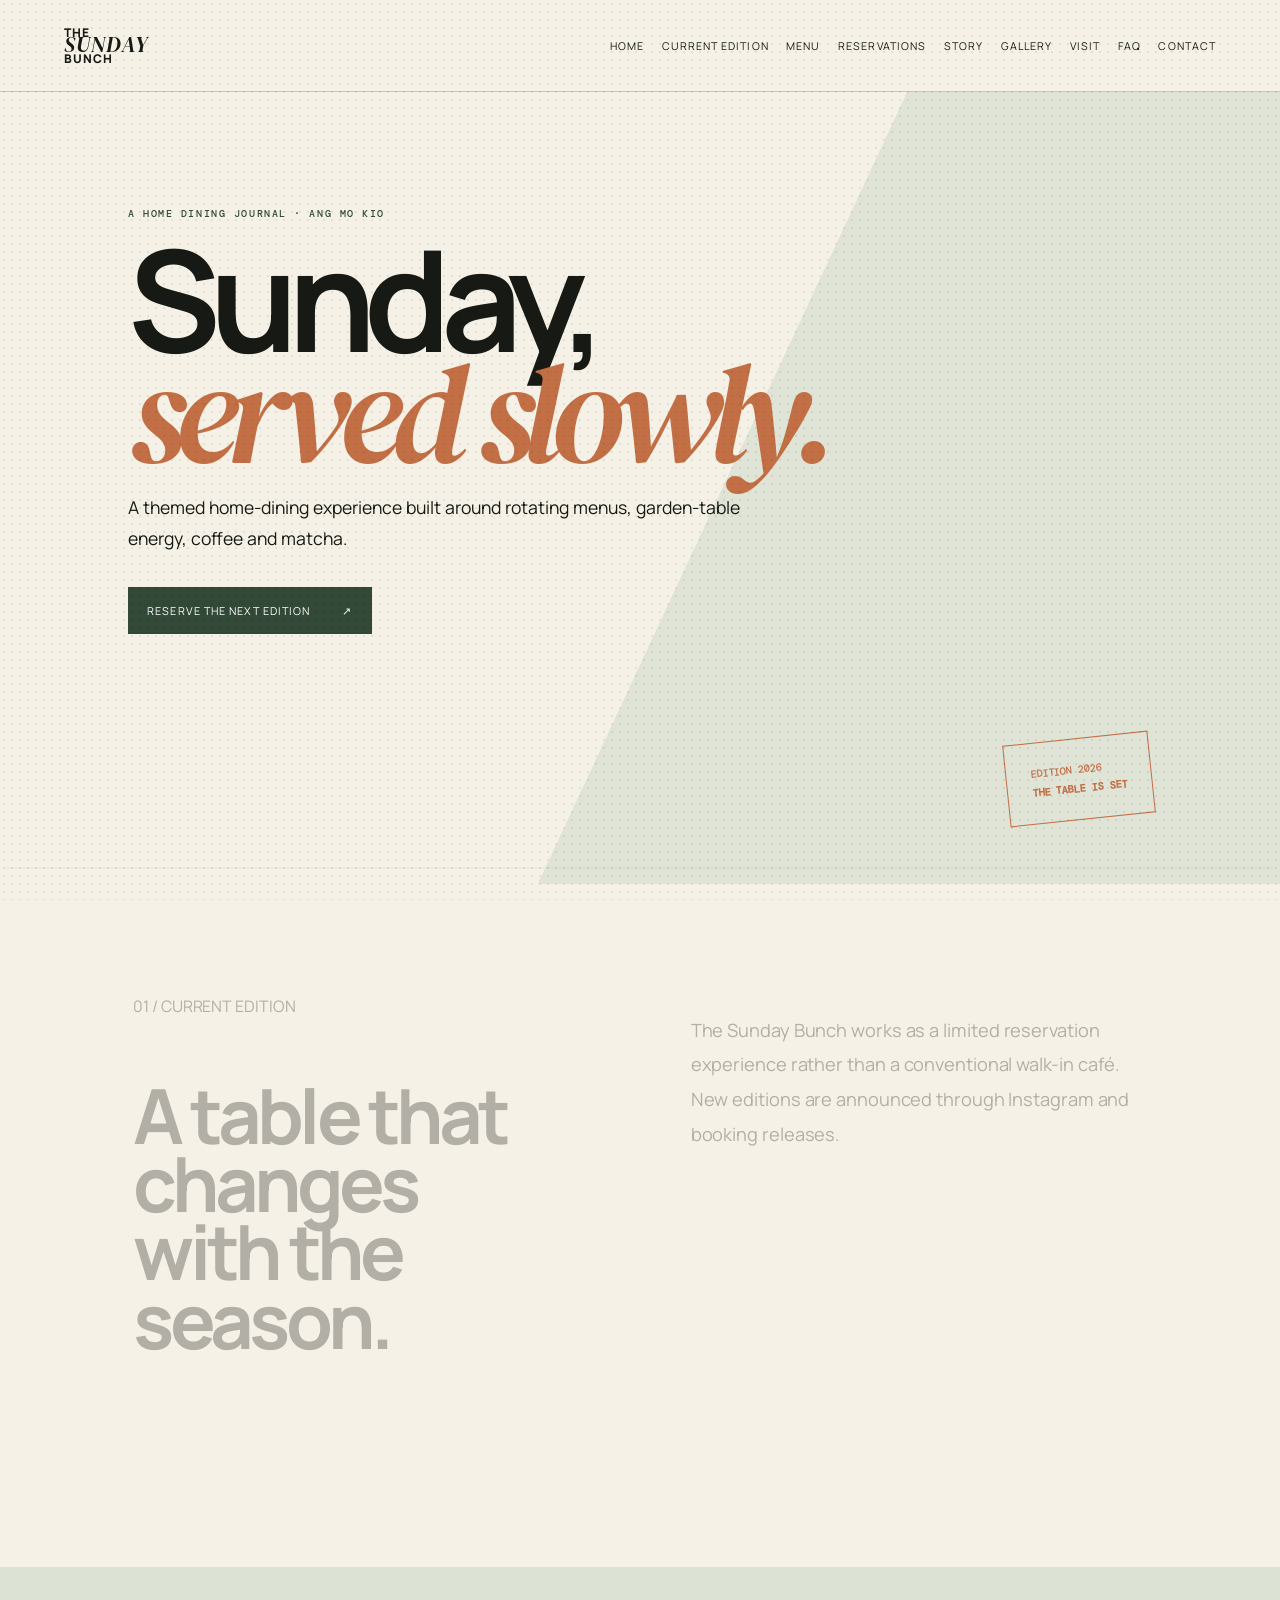
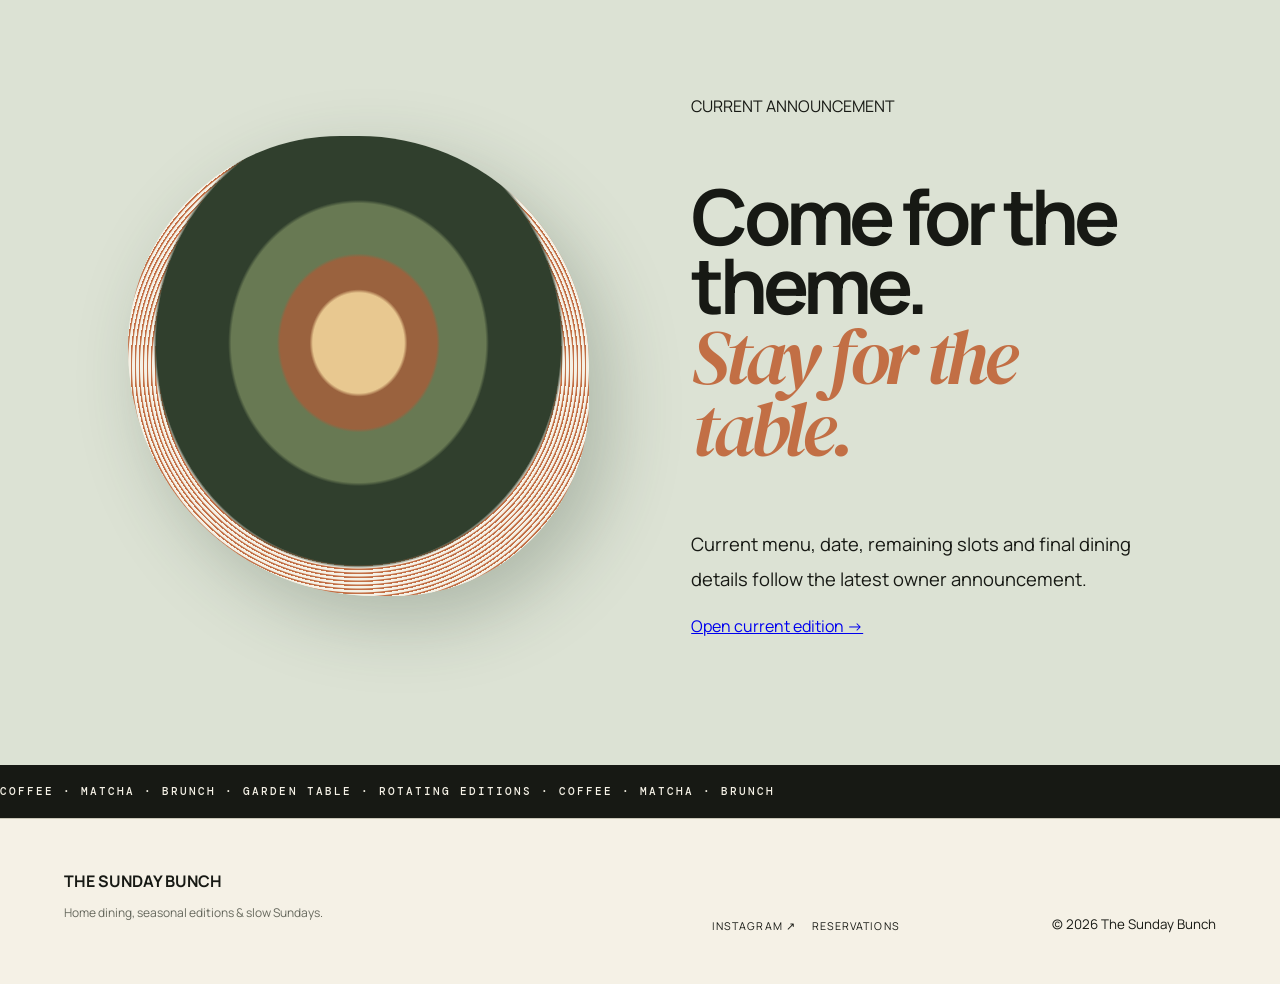
<file: index.html>
<!doctype html><html lang="en"><head><meta charset="utf-8"><meta name="viewport" content="width=device-width,initial-scale=1"><meta name="description" content="The Sunday Bunch — themed home dining in Ang Mo Kio."><title>A new Sunday edition — The Sunday Bunch</title><link rel="stylesheet" href="css/style.css"></head><body><header><a class="brand" href="index.html">THE<br><i>SUNDAY</i><br>BUNCH</a><button class="toggle" aria-label="Menu">☰</button><nav><a href="index.html">Home</a><a href="edition.html">Current Edition</a><a href="menu.html">Menu</a><a href="reservations.html">Reservations</a><a href="story.html">Story</a><a href="gallery.html">Gallery</a><a href="visit.html">Visit</a><a href="faq.html">FAQ</a><a href="contact.html">Contact</a></nav></header><main><div class="intro"><div class="eyebrow">A home dining journal · Ang Mo Kio</div><h1>Sunday,<br><em>served slowly.</em></h1><p class="lead">A themed home-dining experience built around rotating menus, garden-table energy, coffee and matcha.</p><a class="pill" href="reservations.html">Reserve the next edition <span>↗</span></a><div class="stamp">EDITION 2026<br><strong>THE TABLE IS SET</strong></div></div><section class="manifesto reveal"><div><span>01 / CURRENT EDITION</span><h2>A table that changes<br>with the season.</h2></div><p>The Sunday Bunch works as a limited reservation experience rather than a conventional walk-in café. New editions are announced through Instagram and booking releases.</p></section><section class="feature reveal"><div class="dish"></div><div><span>CURRENT ANNOUNCEMENT</span><h2>Come for the theme.<br><em>Stay for the table.</em></h2><p>Current menu, date, remaining slots and final dining details follow the latest owner announcement.</p><a href="edition.html">Open current edition →</a></div></section><section class="ticker">COFFEE · MATCHA · BRUNCH · GARDEN TABLE · ROTATING EDITIONS · COFFEE · MATCHA · BRUNCH</section></main><footer><div><b>THE SUNDAY BUNCH</b><p>Home dining, seasonal editions & slow Sundays.</p></div><div><a href="https://www.instagram.com/the_sunday_bunch/" target="_blank" rel="noopener">Instagram ↗</a><a href="reservations.html">Reservations</a></div><small>© 2026 The Sunday Bunch</small></footer><script src="js/app.js"></script></body></html>
</file>
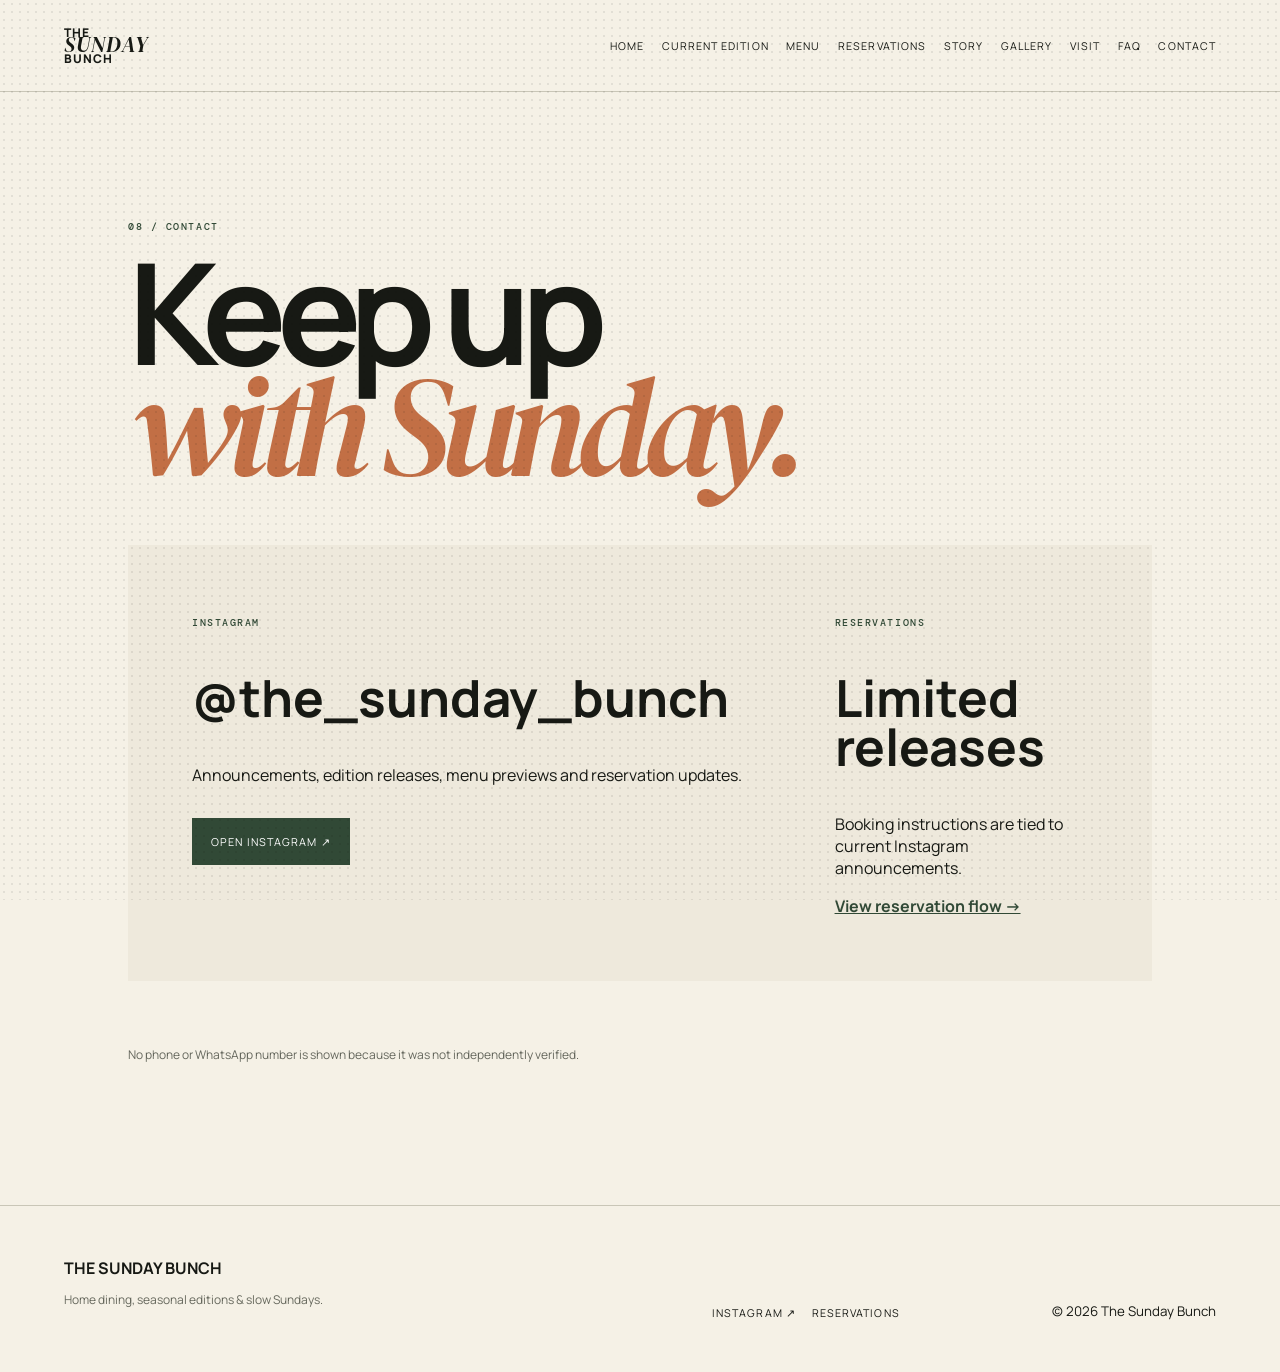
<file: contact.html>
<!doctype html><html lang="en"><head><meta charset="utf-8"><meta name="viewport" content="width=device-width,initial-scale=1"><meta name="description" content="The Sunday Bunch — themed home dining in Ang Mo Kio."><title>Contact — The Sunday Bunch</title><link rel="stylesheet" href="css/style.css"></head><body><header><a class="brand" href="index.html">THE<br><i>SUNDAY</i><br>BUNCH</a><button class="toggle" aria-label="Menu">☰</button><nav><a href="index.html">Home</a><a href="edition.html">Current Edition</a><a href="menu.html">Menu</a><a href="reservations.html">Reservations</a><a href="story.html">Story</a><a href="gallery.html">Gallery</a><a href="visit.html">Visit</a><a href="faq.html">FAQ</a><a href="contact.html">Contact</a></nav></header><main><div class="inner"><div class="kicker">08 / Contact</div><h1>Keep up<br><em>with Sunday.</em></h1><div class="contact-card reveal"><div><span>INSTAGRAM</span><h2>@the_sunday_bunch</h2><p>Announcements, edition releases, menu previews and reservation updates.</p><a class="pill" href="https://www.instagram.com/the_sunday_bunch/" target="_blank" rel="noopener">Open Instagram ↗</a></div><div><span>RESERVATIONS</span><h2>Limited releases</h2><p>Booking instructions are tied to current Instagram announcements.</p><a href="reservations.html">View reservation flow →</a></div></div><p class="note">No phone or WhatsApp number is shown because it was not independently verified.</p></div></main><footer><div><b>THE SUNDAY BUNCH</b><p>Home dining, seasonal editions & slow Sundays.</p></div><div><a href="https://www.instagram.com/the_sunday_bunch/" target="_blank" rel="noopener">Instagram ↗</a><a href="reservations.html">Reservations</a></div><small>© 2026 The Sunday Bunch</small></footer><script src="js/app.js"></script></body></html>
</file>
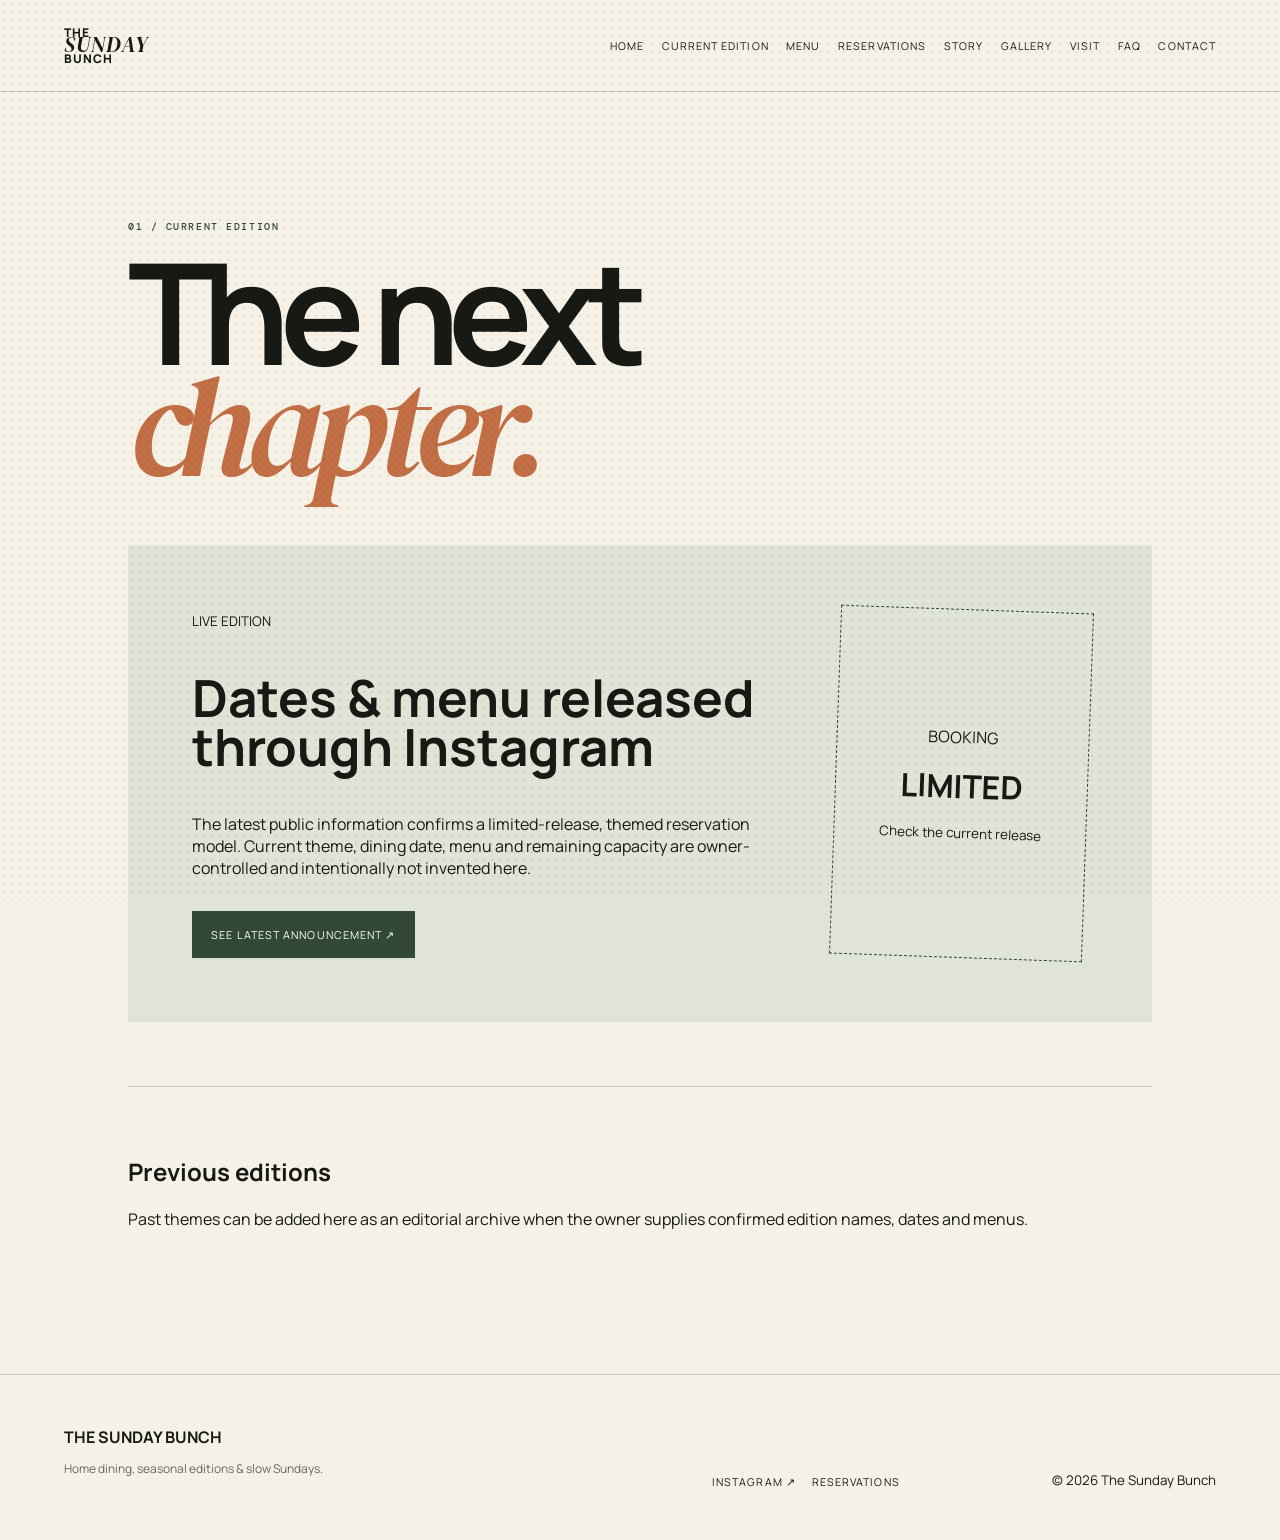
<file: edition.html>
<!doctype html><html lang="en"><head><meta charset="utf-8"><meta name="viewport" content="width=device-width,initial-scale=1"><meta name="description" content="The Sunday Bunch — themed home dining in Ang Mo Kio."><title>Current Edition — The Sunday Bunch</title><link rel="stylesheet" href="css/style.css"></head><body><header><a class="brand" href="index.html">THE<br><i>SUNDAY</i><br>BUNCH</a><button class="toggle" aria-label="Menu">☰</button><nav><a href="index.html">Home</a><a href="edition.html">Current Edition</a><a href="menu.html">Menu</a><a href="reservations.html">Reservations</a><a href="story.html">Story</a><a href="gallery.html">Gallery</a><a href="visit.html">Visit</a><a href="faq.html">FAQ</a><a href="contact.html">Contact</a></nav></header><main><div class="inner"><div class="kicker">01 / Current edition</div><h1>The next<br><em>chapter.</em></h1><div class="edition-card reveal"><div><small>LIVE EDITION</small><h2>Dates & menu released through Instagram</h2><p>The latest public information confirms a limited-release, themed reservation model. Current theme, dining date, menu and remaining capacity are owner-controlled and intentionally not invented here.</p><a class="pill" href="https://www.instagram.com/the_sunday_bunch/" target="_blank" rel="noopener">See latest announcement ↗</a></div><div class="ticket"><span>BOOKING</span><b>LIMITED</b><small>Check the current release</small></div></div><div class="archive reveal"><h2>Previous editions</h2><p>Past themes can be added here as an editorial archive when the owner supplies confirmed edition names, dates and menus.</p></div></div></main><footer><div><b>THE SUNDAY BUNCH</b><p>Home dining, seasonal editions & slow Sundays.</p></div><div><a href="https://www.instagram.com/the_sunday_bunch/" target="_blank" rel="noopener">Instagram ↗</a><a href="reservations.html">Reservations</a></div><small>© 2026 The Sunday Bunch</small></footer><script src="js/app.js"></script></body></html>
</file>
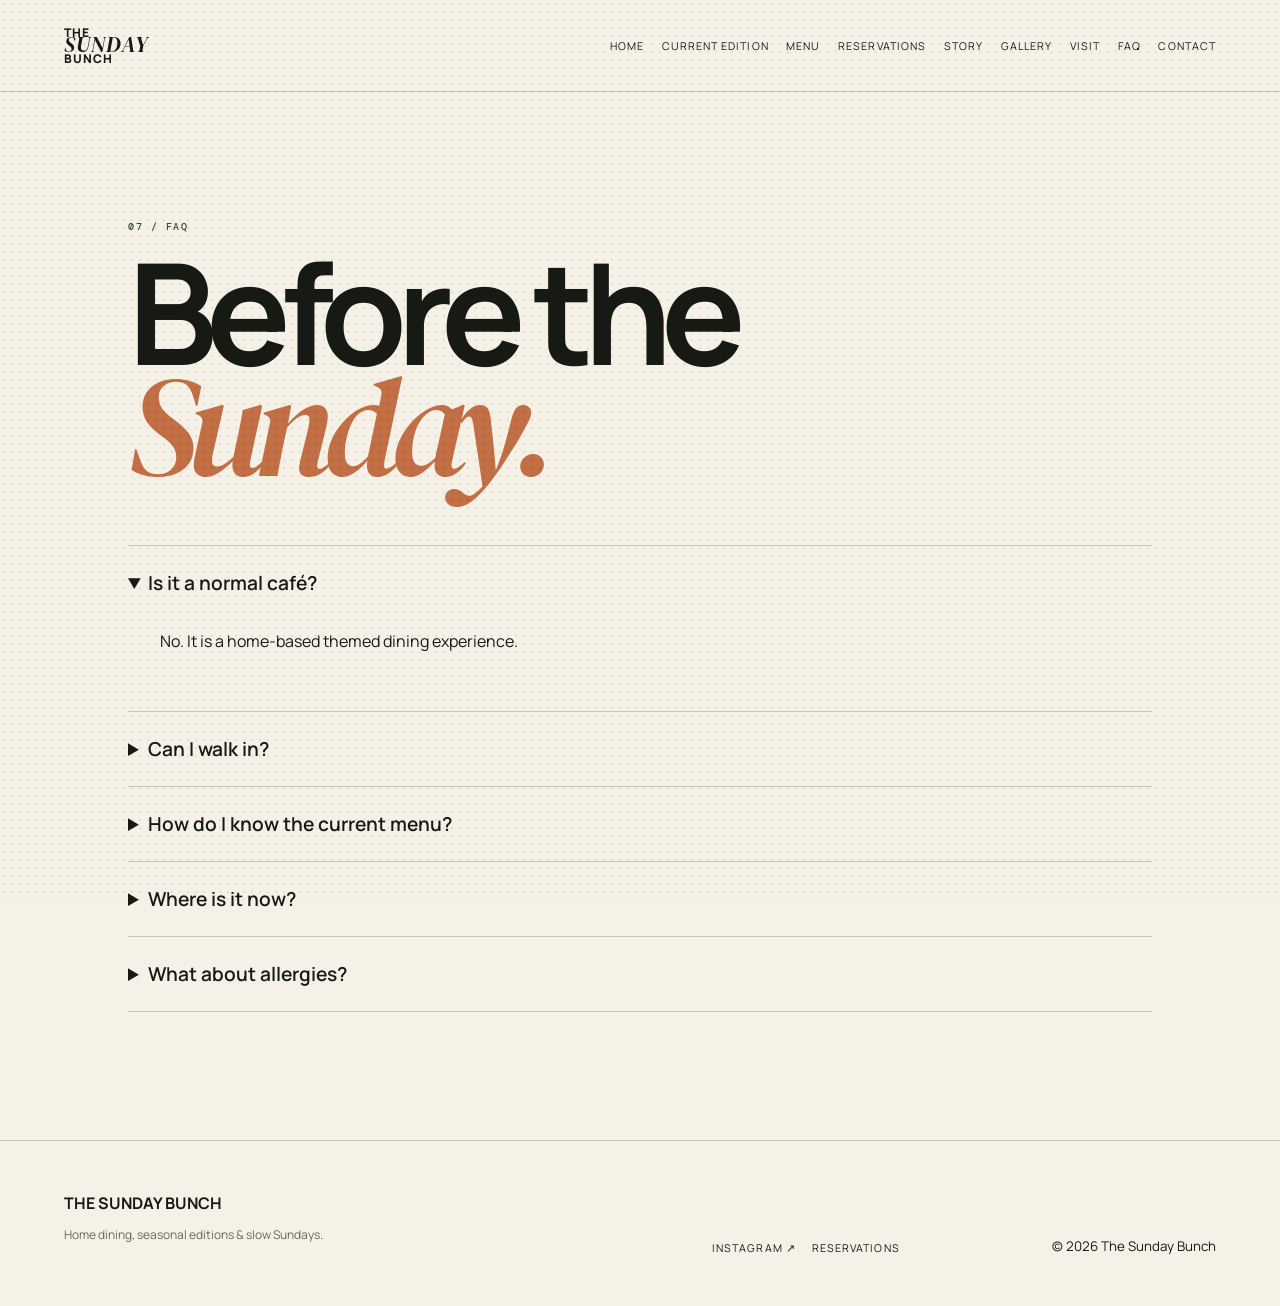
<file: faq.html>
<!doctype html><html lang="en"><head><meta charset="utf-8"><meta name="viewport" content="width=device-width,initial-scale=1"><meta name="description" content="The Sunday Bunch — themed home dining in Ang Mo Kio."><title>FAQ — The Sunday Bunch</title><link rel="stylesheet" href="css/style.css"></head><body><header><a class="brand" href="index.html">THE<br><i>SUNDAY</i><br>BUNCH</a><button class="toggle" aria-label="Menu">☰</button><nav><a href="index.html">Home</a><a href="edition.html">Current Edition</a><a href="menu.html">Menu</a><a href="reservations.html">Reservations</a><a href="story.html">Story</a><a href="gallery.html">Gallery</a><a href="visit.html">Visit</a><a href="faq.html">FAQ</a><a href="contact.html">Contact</a></nav></header><main><div class="inner"><div class="kicker">07 / FAQ</div><h1>Before the<br><em>Sunday.</em></h1><div class="faq reveal"><details open><summary>Is it a normal café?</summary><p>No. It is a home-based themed dining experience.</p></details><details><summary>Can I walk in?</summary><p>The reservation experience is not presented as a walk-in café; use the current booking release.</p></details><details><summary>How do I know the current menu?</summary><p>Menus rotate. Follow the current edition announcement rather than relying on older menus.</p></details><details><summary>Where is it now?</summary><p>2026 public reporting places the relocated concept in Ang Mo Kio. Confirm exact arrival instructions after booking.</p></details><details><summary>What about allergies?</summary><p>Tell the owner before booking and confirm ingredients for the current edition.</p></details></div></div></main><footer><div><b>THE SUNDAY BUNCH</b><p>Home dining, seasonal editions & slow Sundays.</p></div><div><a href="https://www.instagram.com/the_sunday_bunch/" target="_blank" rel="noopener">Instagram ↗</a><a href="reservations.html">Reservations</a></div><small>© 2026 The Sunday Bunch</small></footer><script src="js/app.js"></script></body></html>
</file>
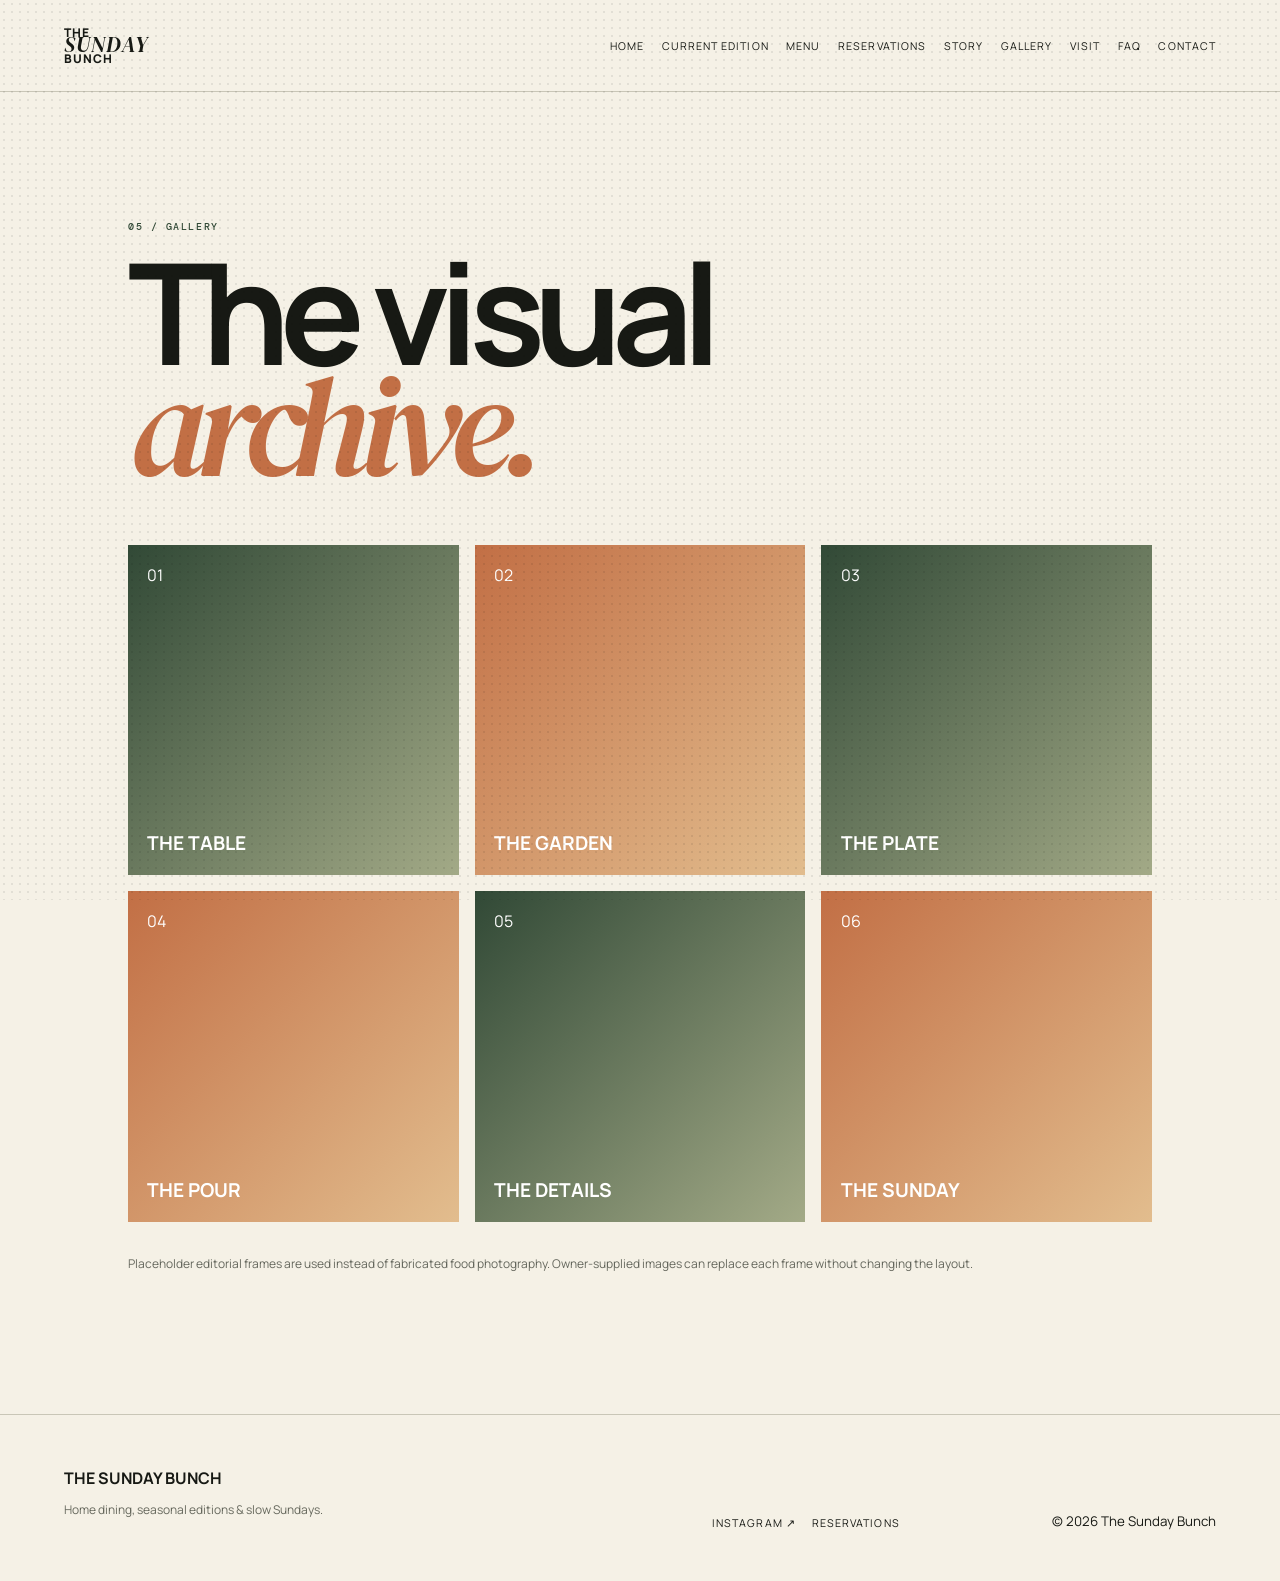
<file: gallery.html>
<!doctype html><html lang="en"><head><meta charset="utf-8"><meta name="viewport" content="width=device-width,initial-scale=1"><meta name="description" content="The Sunday Bunch — themed home dining in Ang Mo Kio."><title>Gallery — The Sunday Bunch</title><link rel="stylesheet" href="css/style.css"></head><body><header><a class="brand" href="index.html">THE<br><i>SUNDAY</i><br>BUNCH</a><button class="toggle" aria-label="Menu">☰</button><nav><a href="index.html">Home</a><a href="edition.html">Current Edition</a><a href="menu.html">Menu</a><a href="reservations.html">Reservations</a><a href="story.html">Story</a><a href="gallery.html">Gallery</a><a href="visit.html">Visit</a><a href="faq.html">FAQ</a><a href="contact.html">Contact</a></nav></header><main><div class="inner"><div class="kicker">05 / Gallery</div><h1>The visual<br><em>archive.</em></h1><div class="gallery-grid reveal"><div><span>01</span><b>THE TABLE</b></div><div><span>02</span><b>THE GARDEN</b></div><div><span>03</span><b>THE PLATE</b></div><div><span>04</span><b>THE POUR</b></div><div><span>05</span><b>THE DETAILS</b></div><div><span>06</span><b>THE SUNDAY</b></div></div><p class="note">Placeholder editorial frames are used instead of fabricated food photography. Owner-supplied images can replace each frame without changing the layout.</p></div></main><footer><div><b>THE SUNDAY BUNCH</b><p>Home dining, seasonal editions & slow Sundays.</p></div><div><a href="https://www.instagram.com/the_sunday_bunch/" target="_blank" rel="noopener">Instagram ↗</a><a href="reservations.html">Reservations</a></div><small>© 2026 The Sunday Bunch</small></footer><script src="js/app.js"></script></body></html>
</file>
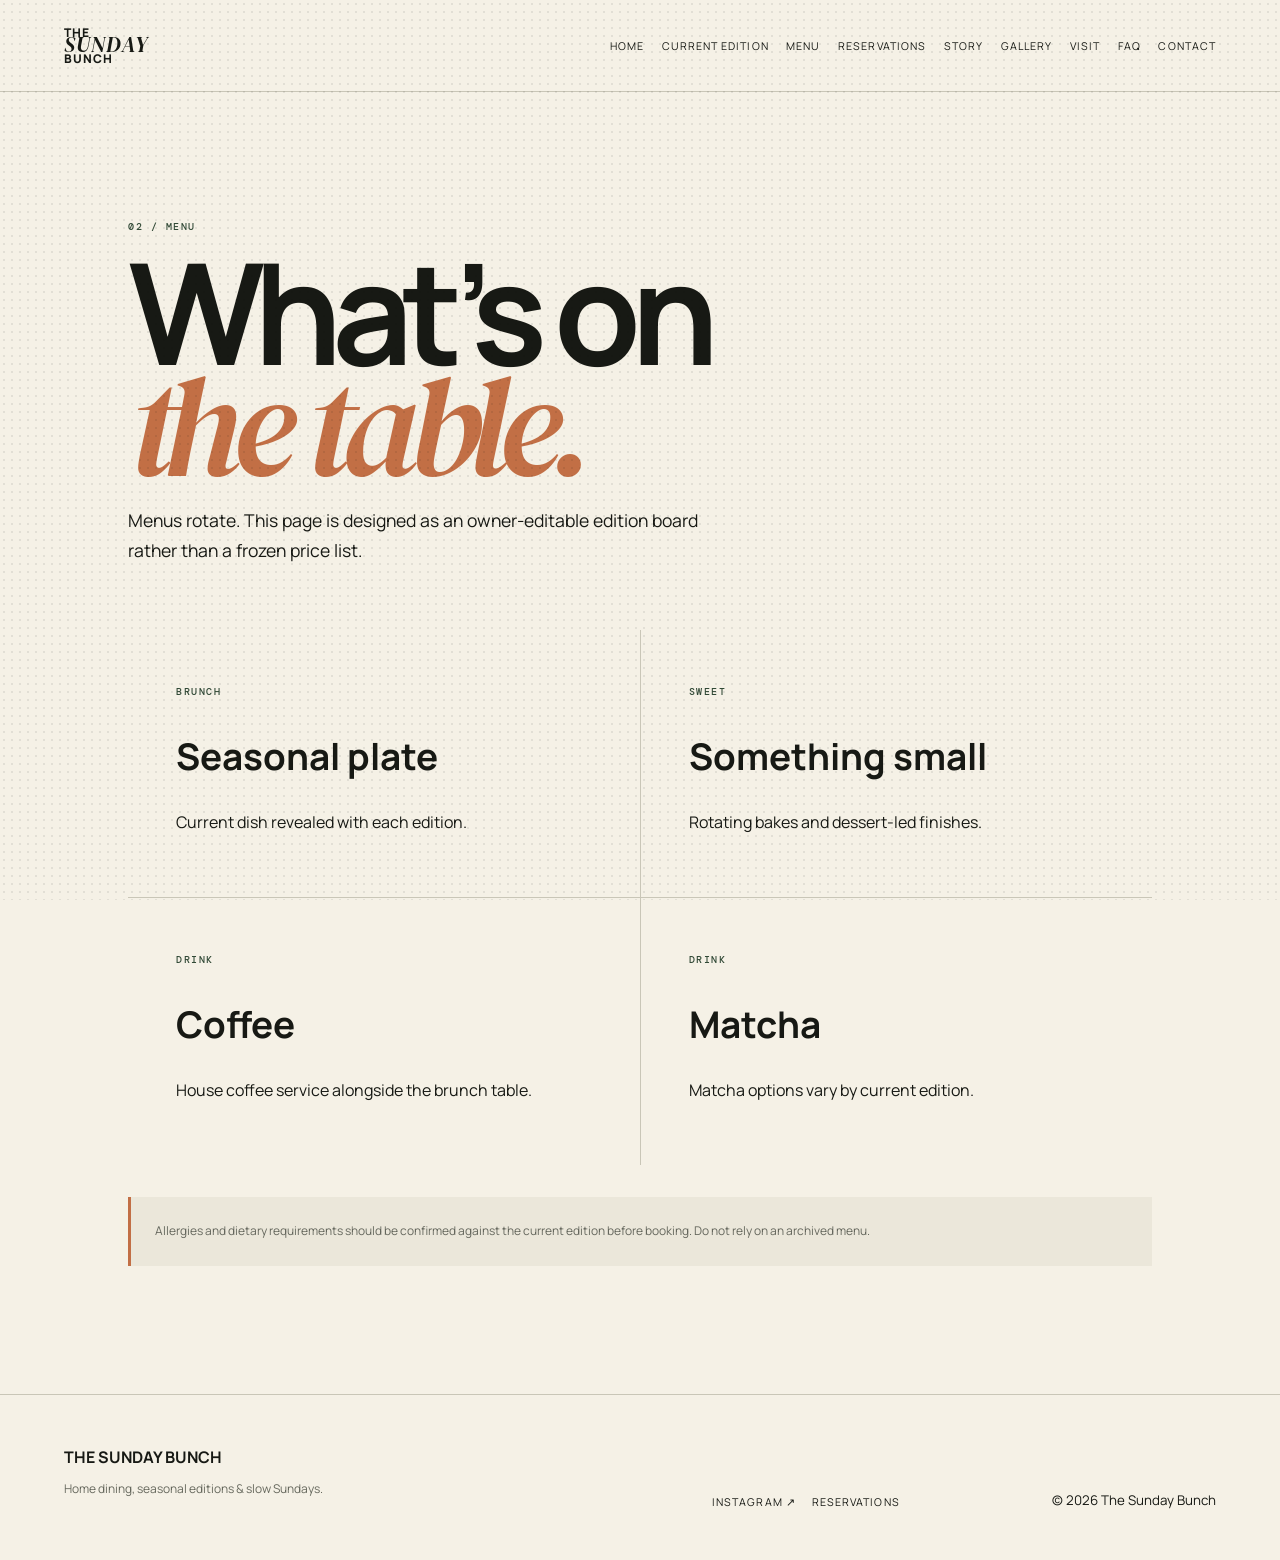
<file: menu.html>
<!doctype html><html lang="en"><head><meta charset="utf-8"><meta name="viewport" content="width=device-width,initial-scale=1"><meta name="description" content="The Sunday Bunch — themed home dining in Ang Mo Kio."><title>Menu — The Sunday Bunch</title><link rel="stylesheet" href="css/style.css"></head><body><header><a class="brand" href="index.html">THE<br><i>SUNDAY</i><br>BUNCH</a><button class="toggle" aria-label="Menu">☰</button><nav><a href="index.html">Home</a><a href="edition.html">Current Edition</a><a href="menu.html">Menu</a><a href="reservations.html">Reservations</a><a href="story.html">Story</a><a href="gallery.html">Gallery</a><a href="visit.html">Visit</a><a href="faq.html">FAQ</a><a href="contact.html">Contact</a></nav></header><main><div class="inner"><div class="kicker">02 / Menu</div><h1>What’s on<br><em>the table.</em></h1><p class="lead">Menus rotate. This page is designed as an owner-editable edition board rather than a frozen price list.</p><div class="menu-grid reveal"><article><span>BRUNCH</span><h2>Seasonal plate</h2><p>Current dish revealed with each edition.</p></article><article><span>SWEET</span><h2>Something small</h2><p>Rotating bakes and dessert-led finishes.</p></article><article><span>DRINK</span><h2>Coffee</h2><p>House coffee service alongside the brunch table.</p></article><article><span>DRINK</span><h2>Matcha</h2><p>Matcha options vary by current edition.</p></article></div><div class="warning">Allergies and dietary requirements should be confirmed against the current edition before booking. Do not rely on an archived menu.</div></div></main><footer><div><b>THE SUNDAY BUNCH</b><p>Home dining, seasonal editions & slow Sundays.</p></div><div><a href="https://www.instagram.com/the_sunday_bunch/" target="_blank" rel="noopener">Instagram ↗</a><a href="reservations.html">Reservations</a></div><small>© 2026 The Sunday Bunch</small></footer><script src="js/app.js"></script></body></html>
</file>
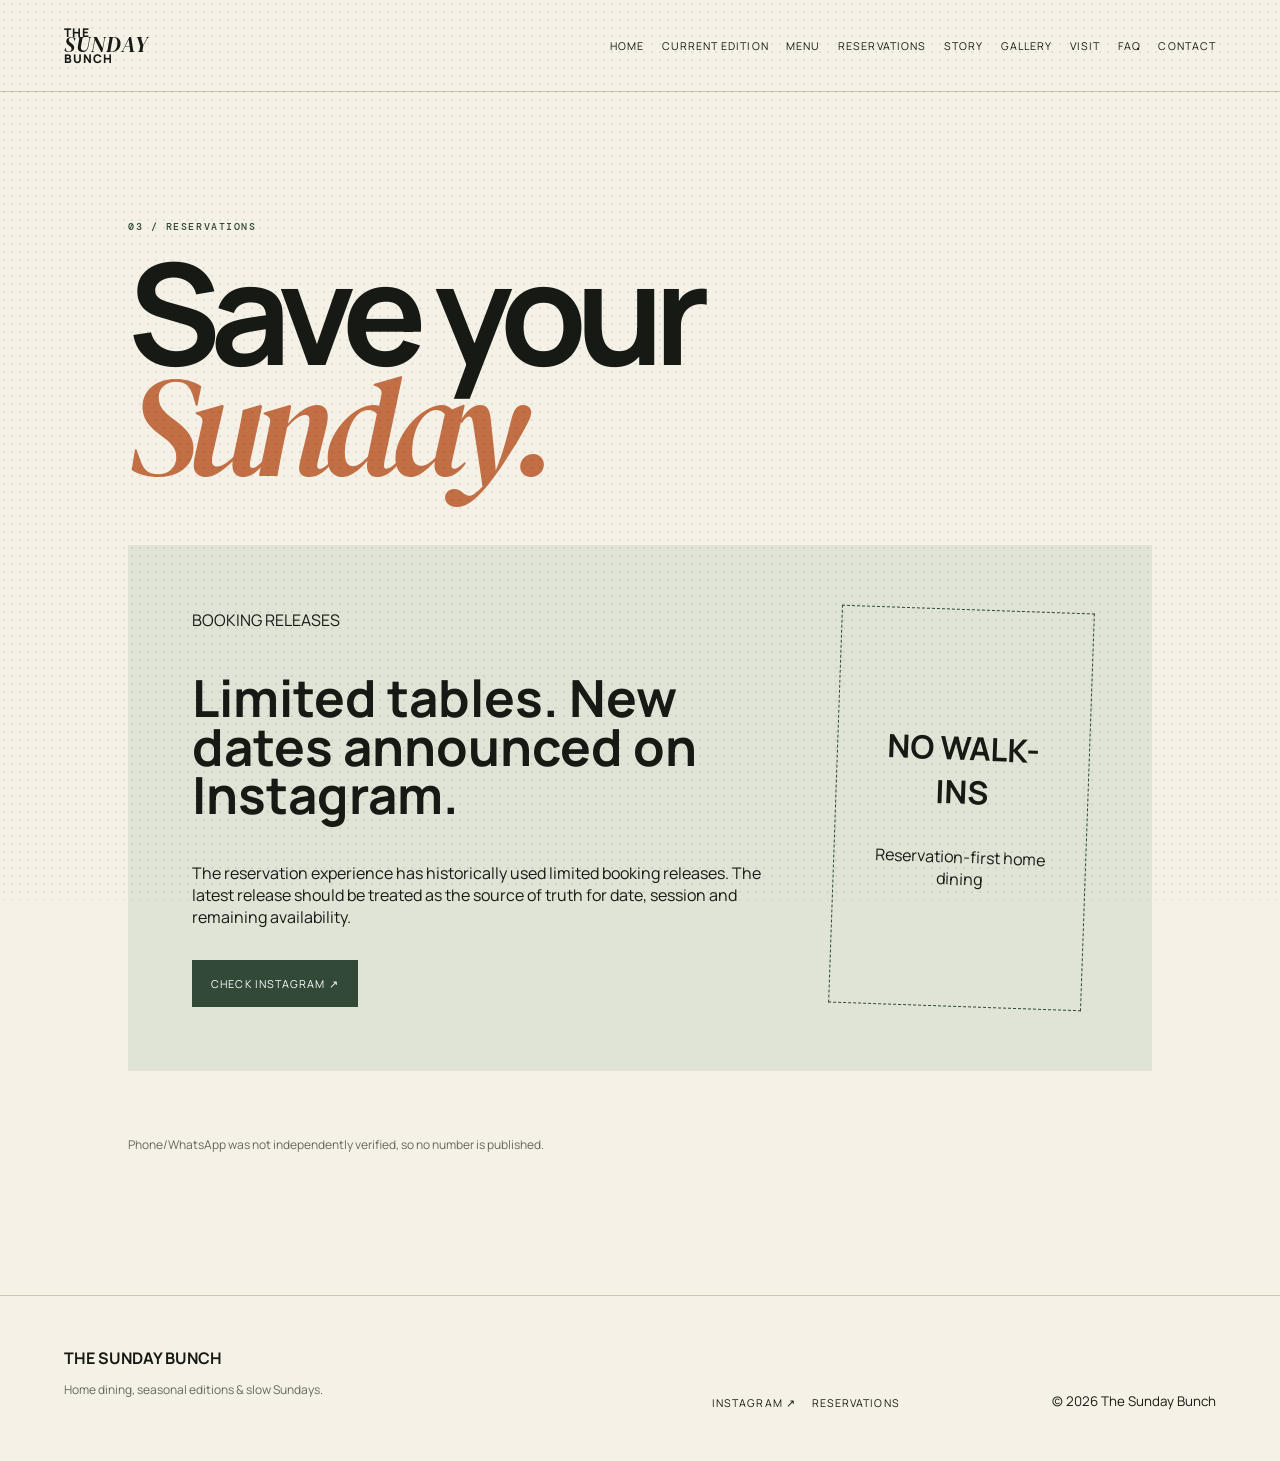
<file: reservations.html>
<!doctype html><html lang="en"><head><meta charset="utf-8"><meta name="viewport" content="width=device-width,initial-scale=1"><meta name="description" content="The Sunday Bunch — themed home dining in Ang Mo Kio."><title>Reservations — The Sunday Bunch</title><link rel="stylesheet" href="css/style.css"></head><body><header><a class="brand" href="index.html">THE<br><i>SUNDAY</i><br>BUNCH</a><button class="toggle" aria-label="Menu">☰</button><nav><a href="index.html">Home</a><a href="edition.html">Current Edition</a><a href="menu.html">Menu</a><a href="reservations.html">Reservations</a><a href="story.html">Story</a><a href="gallery.html">Gallery</a><a href="visit.html">Visit</a><a href="faq.html">FAQ</a><a href="contact.html">Contact</a></nav></header><main><div class="inner"><div class="kicker">03 / Reservations</div><h1>Save your<br><em>Sunday.</em></h1><div class="reserve reveal"><div><span>BOOKING RELEASES</span><h2>Limited tables. New dates announced on Instagram.</h2><p>The reservation experience has historically used limited booking releases. The latest release should be treated as the source of truth for date, session and remaining availability.</p><a class="pill" href="https://www.instagram.com/the_sunday_bunch/" target="_blank" rel="noopener">Check Instagram ↗</a></div><div class="ticket"><b>NO WALK-INS</b><p>Reservation-first home dining</p></div></div><p class="note">Phone/WhatsApp was not independently verified, so no number is published.</p></div></main><footer><div><b>THE SUNDAY BUNCH</b><p>Home dining, seasonal editions & slow Sundays.</p></div><div><a href="https://www.instagram.com/the_sunday_bunch/" target="_blank" rel="noopener">Instagram ↗</a><a href="reservations.html">Reservations</a></div><small>© 2026 The Sunday Bunch</small></footer><script src="js/app.js"></script></body></html>
</file>
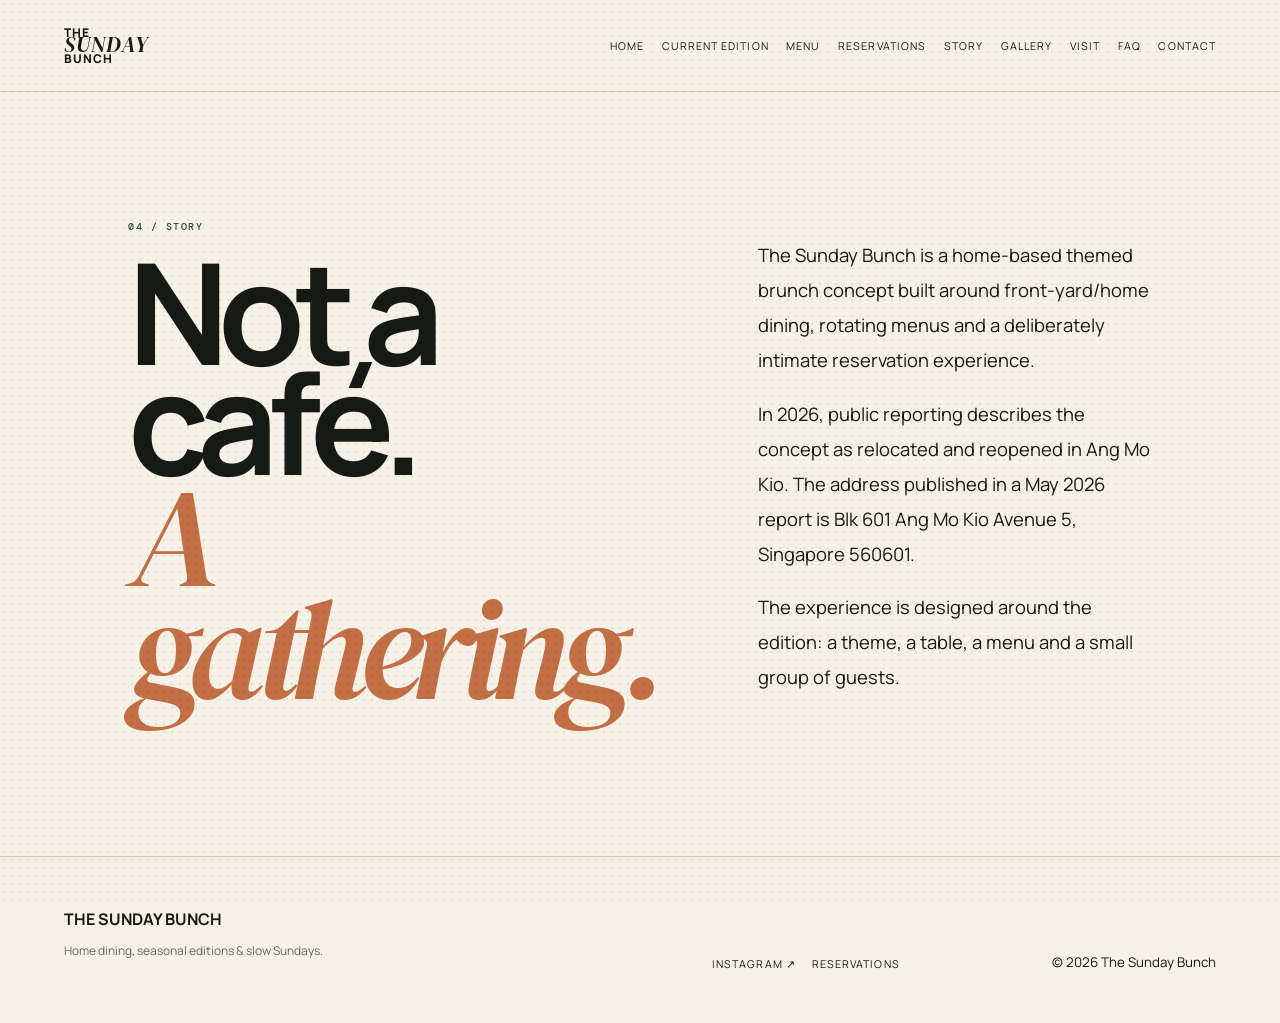
<file: story.html>
<!doctype html><html lang="en"><head><meta charset="utf-8"><meta name="viewport" content="width=device-width,initial-scale=1"><meta name="description" content="The Sunday Bunch — themed home dining in Ang Mo Kio."><title>Story — The Sunday Bunch</title><link rel="stylesheet" href="css/style.css"></head><body><header><a class="brand" href="index.html">THE<br><i>SUNDAY</i><br>BUNCH</a><button class="toggle" aria-label="Menu">☰</button><nav><a href="index.html">Home</a><a href="edition.html">Current Edition</a><a href="menu.html">Menu</a><a href="reservations.html">Reservations</a><a href="story.html">Story</a><a href="gallery.html">Gallery</a><a href="visit.html">Visit</a><a href="faq.html">FAQ</a><a href="contact.html">Contact</a></nav></header><main><div class="inner split"><div><div class="kicker">04 / Story</div><h1>Not a café.<br><em>A gathering.</em></h1></div><div class="copy"><p>The Sunday Bunch is a home-based themed brunch concept built around front-yard/home dining, rotating menus and a deliberately intimate reservation experience.</p><p>In 2026, public reporting describes the concept as relocated and reopened in Ang Mo Kio. The address published in a May 2026 report is Blk 601 Ang Mo Kio Avenue 5, Singapore 560601.</p><p>The experience is designed around the edition: a theme, a table, a menu and a small group of guests.</p></div></div></main><footer><div><b>THE SUNDAY BUNCH</b><p>Home dining, seasonal editions & slow Sundays.</p></div><div><a href="https://www.instagram.com/the_sunday_bunch/" target="_blank" rel="noopener">Instagram ↗</a><a href="reservations.html">Reservations</a></div><small>© 2026 The Sunday Bunch</small></footer><script src="js/app.js"></script></body></html>
</file>
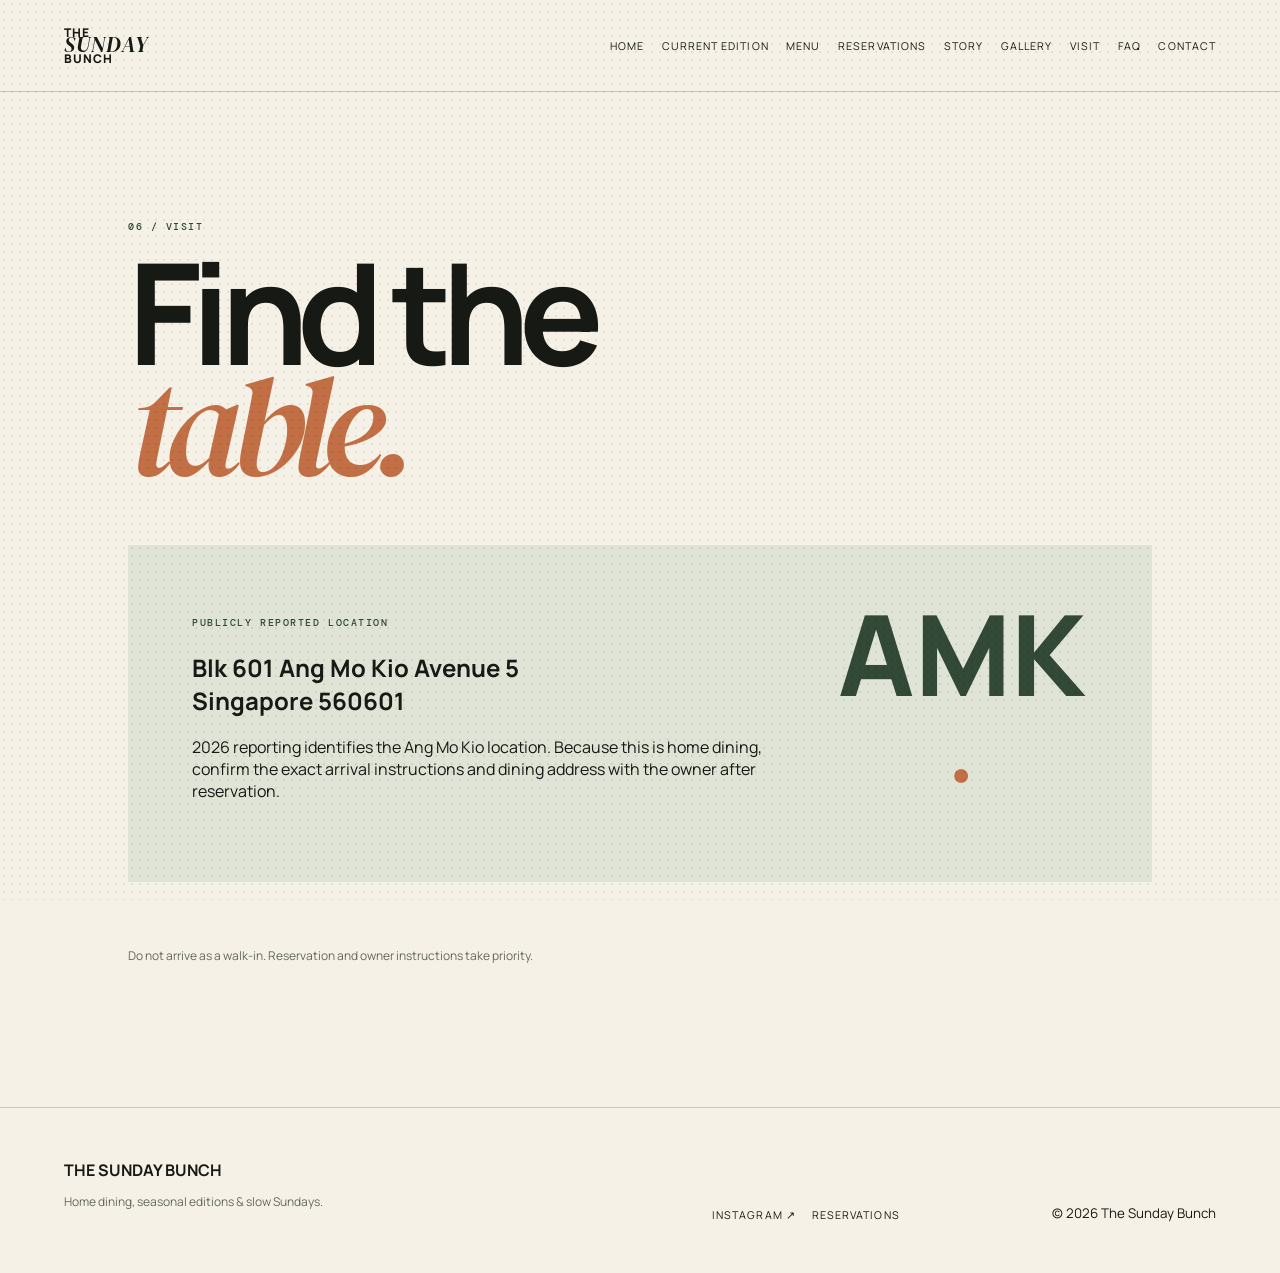
<file: visit.html>
<!doctype html><html lang="en"><head><meta charset="utf-8"><meta name="viewport" content="width=device-width,initial-scale=1"><meta name="description" content="The Sunday Bunch — themed home dining in Ang Mo Kio."><title>Visit — The Sunday Bunch</title><link rel="stylesheet" href="css/style.css"></head><body><header><a class="brand" href="index.html">THE<br><i>SUNDAY</i><br>BUNCH</a><button class="toggle" aria-label="Menu">☰</button><nav><a href="index.html">Home</a><a href="edition.html">Current Edition</a><a href="menu.html">Menu</a><a href="reservations.html">Reservations</a><a href="story.html">Story</a><a href="gallery.html">Gallery</a><a href="visit.html">Visit</a><a href="faq.html">FAQ</a><a href="contact.html">Contact</a></nav></header><main><div class="inner"><div class="kicker">06 / Visit</div><h1>Find the<br><em>table.</em></h1><div class="visit-card reveal"><div><span>PUBLICLY REPORTED LOCATION</span><h2>Blk 601 Ang Mo Kio Avenue 5<br>Singapore 560601</h2><p>2026 reporting identifies the Ang Mo Kio location. Because this is home dining, confirm the exact arrival instructions and dining address with the owner after reservation.</p></div><div class="mapmark">AMK<br><i>●</i></div></div><p class="note">Do not arrive as a walk-in. Reservation and owner instructions take priority.</p></div></main><footer><div><b>THE SUNDAY BUNCH</b><p>Home dining, seasonal editions & slow Sundays.</p></div><div><a href="https://www.instagram.com/the_sunday_bunch/" target="_blank" rel="noopener">Instagram ↗</a><a href="reservations.html">Reservations</a></div><small>© 2026 The Sunday Bunch</small></footer><script src="js/app.js"></script></body></html>
</file>
<file: css/style.css>
@import url('https://fonts.googleapis.com/css2?family=DM+Mono&family=DM+Serif+Display:ital@0;1&family=Manrope:wght@400;500;600;700;800&display=swap');
:root{--ivory:#f5f1e6;--ink:#171914;--green:#314936;--sage:#82906e;--orange:#c26f45;--line:#c9c6b7}*{box-sizing:border-box}html{scroll-behavior:smooth}body{margin:0;background:var(--ivory);color:var(--ink);font-family:Manrope,Arial,sans-serif}body:after{content:"";position:fixed;inset:0;pointer-events:none;opacity:.08;background-image:radial-gradient(#111 1px,transparent 1px);background-size:8px 8px;z-index:50}header{height:92px;border-bottom:1px solid var(--line);display:flex;align-items:center;justify-content:space-between;padding:0 5vw;position:sticky;top:0;background:#f5f1e6eb;backdrop-filter:blur(14px);z-index:40}.brand{font-size:.75rem;line-height:.78;text-decoration:none;color:var(--ink);font-weight:800;letter-spacing:.08em}.brand i{font-family:'DM Serif Display';font-size:1.35rem;font-weight:400}nav{display:flex;gap:1.1rem}nav a,footer a{font-size:.67rem;text-transform:uppercase;letter-spacing:.1em;text-decoration:none;color:var(--ink)}.toggle{display:none;background:none;border:0;font-size:1.2rem}.intro{min-height:88vh;padding:9vw 10vw;position:relative;overflow:hidden;background:linear-gradient(115deg,#f5f1e6 55%,#dfe4d6 55%)}.eyebrow,.kicker{font:500 .65rem 'DM Mono';letter-spacing:.15em;text-transform:uppercase;color:var(--green)}h1{font-size:clamp(4.5rem,11vw,11rem);line-height:.78;letter-spacing:-.075em;max-width:1000px;margin:1.5rem 0}h1 em,h2 em{font-family:'DM Serif Display',Georgia,serif;font-weight:400;color:var(--orange)}.lead{font-size:1.1rem;line-height:1.75;max-width:620px}.pill{display:inline-flex;gap:2rem;align-items:center;background:var(--green);color:#fff!important;padding:1rem 1.2rem;margin-top:1rem;text-decoration:none;font-size:.68rem;text-transform:uppercase;letter-spacing:.1em}.stamp{position:absolute;right:10%;bottom:8%;border:1px solid var(--orange);padding:1.5rem;transform:rotate(-6deg);font:500 .65rem 'DM Mono';color:var(--orange)}.stamp strong{display:block;margin-top:.4rem}.manifesto,.feature,.inner{padding:10vw}.manifesto{display:grid;grid-template-columns:1fr 1fr;gap:8vw;border-top:1px solid var(--line)}.manifesto h2,.feature h2{font-size:clamp(2.7rem,6vw,6rem);line-height:.9;letter-spacing:-.06em}.manifesto p,.feature p,.copy p{font-size:1.15rem;line-height:1.9}.feature{display:grid;grid-template-columns:1fr 1fr;gap:8vw;align-items:center;background:#dce2d4}.dish{aspect-ratio:1;background:radial-gradient(ellipse at 50% 45%,#e8c890 0 14%,#9a623e 15% 24%,#687953 25% 39%,#303f2d 40% 62%,transparent 63%),repeating-radial-gradient(circle,#f5f1e6 0 2px,#c26f45 3px 4px);border-radius:48% 52% 44% 56%;box-shadow:20px 25px 70px #31493644}.ticker{padding:1.2rem 0;white-space:nowrap;overflow:hidden;background:var(--ink);color:var(--ivory);font:500 .7rem 'DM Mono';letter-spacing:.18em}.edition-card,.reserve,.visit-card,.contact-card{display:grid;grid-template-columns:1.4fr .6fr;gap:4vw;padding:5vw;background:#dfe4d6;margin:4rem 0}.edition-card h2,.reserve h2,.contact-card h2{font-size:clamp(2rem,4vw,4.5rem);line-height:.95}.ticket{border:1px dashed var(--green);padding:2rem;display:flex;flex-direction:column;justify-content:center;align-items:center;text-align:center;min-height:220px;transform:rotate(2deg)}.ticket b{font-size:2rem;margin:1rem}.archive{border-top:1px solid var(--line);padding-top:3rem}.menu-grid{display:grid;grid-template-columns:1fr 1fr;gap:1px;background:var(--line);margin-top:4rem}.menu-grid article{background:var(--ivory);padding:3rem;min-height:260px}.menu-grid span,.contact-card span,.visit-card span{font:500 .65rem 'DM Mono';letter-spacing:.15em;color:var(--green)}.menu-grid h2{font-size:2.3rem}.warning,.note{margin-top:2rem;font-size:.75rem;line-height:1.7;color:#65675d}.warning{padding:1.5rem;border-left:3px solid var(--orange);background:#ebe7da}.split{display:grid;grid-template-columns:1fr 1fr;gap:8vw}.copy{max-width:650px}.gallery-grid{display:grid;grid-template-columns:repeat(3,1fr);gap:1rem;margin-top:4rem}.gallery-grid div{aspect-ratio:1;background:linear-gradient(135deg,#314936,#a3aa87);color:#fff;padding:1.2rem;display:flex;flex-direction:column;justify-content:space-between}.gallery-grid div:nth-child(2n){background:linear-gradient(135deg,#c26f45,#e2bd8e)}.gallery-grid b{font-size:1.2rem}.visit-card{margin-top:4rem}.mapmark{font-size:7rem;font-weight:800;line-height:.8;text-align:center;color:var(--green)}.mapmark i{font-size:2rem;color:var(--orange)}.faq{border-top:1px solid var(--line);margin-top:4rem}.faq details{border-bottom:1px solid var(--line);padding:1.5rem 0}.faq summary{font-size:1.2rem;font-weight:600;cursor:pointer}.faq p{max-width:700px;line-height:1.7;padding:1rem 2rem}.contact-card{background:#eee9dc}.contact-card a:not(.pill){color:var(--green);font-weight:700}.reveal{opacity:0;transform:translateY(35px) scale(.98);filter:blur(5px);transition:.9s}.reveal.in{opacity:1;transform:none;filter:none}.reveal.out{opacity:.3;transform:translateY(-20px) scale(.99)}footer{border-top:1px solid var(--line);padding:4vw 5vw;display:grid;grid-template-columns:2fr 1fr auto;gap:2rem;align-items:end}footer p{font-size:.75rem;color:#66685d}footer div:nth-child(2){display:flex;gap:1rem;flex-wrap:wrap}@media(max-width:850px){header{height:70px}.toggle{display:block}nav{display:none;position:absolute;top:70px;left:0;right:0;background:var(--ivory);padding:2rem 7vw;flex-direction:column;border-bottom:1px solid var(--line)}nav.open{display:flex}.intro{padding:20vw 7vw;min-height:80vh;background:var(--ivory)}h1{font-size:clamp(4rem,18vw,7rem)}.stamp{position:relative;right:auto;bottom:auto;display:inline-block;margin-top:5rem}.manifesto,.feature,.split,.edition-card,.reserve,.visit-card,.contact-card{grid-template-columns:1fr;padding:18vw 7vw}.inner{padding:18vw 7vw}.menu-grid{grid-template-columns:1fr}.gallery-grid{grid-template-columns:1fr 1fr}.ticket{min-height:180px}.mapmark{font-size:5rem}footer{grid-template-columns:1fr;padding:10vw 7vw}}@media(prefers-reduced-motion:reduce){*{scroll-behavior:auto!important;animation:none!important;transition-duration:.01ms!important}}
</file>
